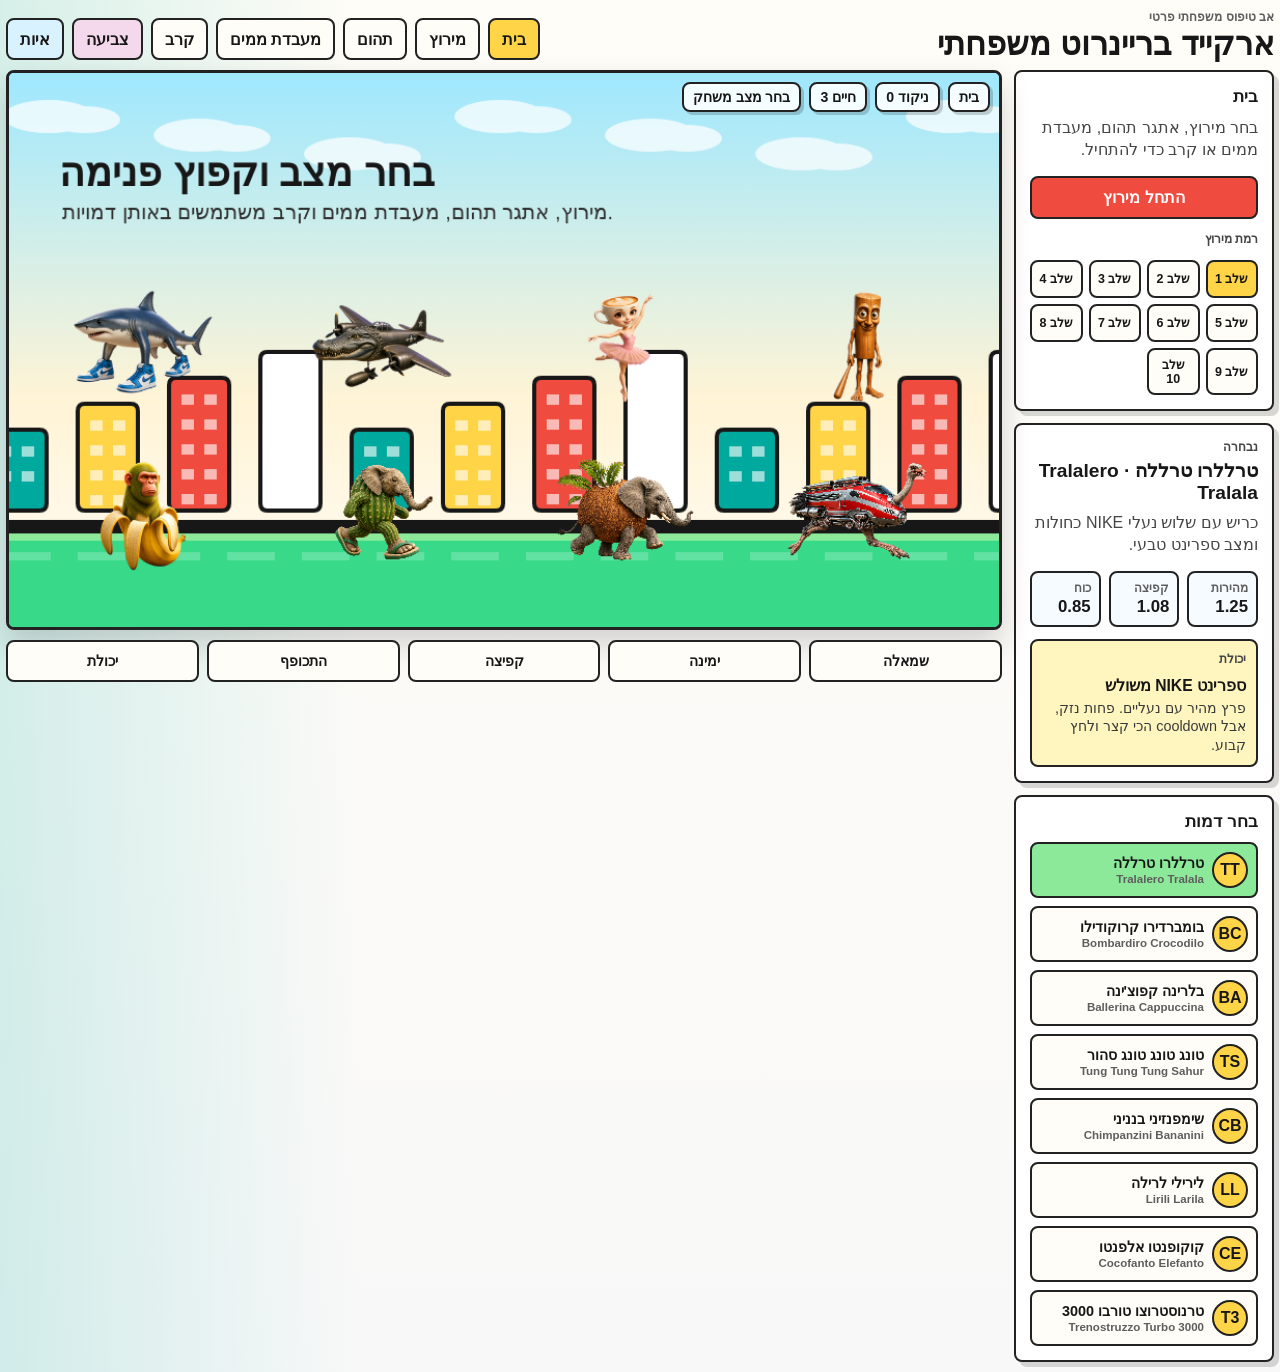
<file: index.html>
<!doctype html>
<html lang="he" dir="rtl">
  <head>
    <meta charset="utf-8" />
    <meta name="viewport" content="width=device-width, initial-scale=1" />
    <title>ארקייד בריינרוט משפחתי</title>
    <link rel="icon" href="data:," />
    <link rel="stylesheet" href="styles.css" />
  </head>
  <body>
    <main class="app-shell">
      <header class="topbar">
        <div>
          <p class="eyebrow">אב טיפוס משפחתי פרטי</p>
          <h1>ארקייד בריינרוט משפחתי</h1>
        </div>
        <nav class="mode-tabs" aria-label="מצבי משחק">
          <button class="mode-button active" data-mode="menu">בית</button>
          <button class="mode-button" data-mode="runner">מירוץ</button>
          <button class="mode-button" data-mode="cliff">תהום</button>
          <button class="mode-button" data-mode="lab">מעבדת ממים</button>
          <button class="mode-button" data-mode="battle">קרב</button>
          <a class="mode-button coloring-link" href="coloring.html">צביעה</a>
          <a class="mode-button spelling-link" href="spelling.html">איות</a>
        </nav>
      </header>

      <section class="game-layout">
        <section id="mode-panel" class="mode-panel">
          <h2 id="mode-title">בית</h2>
          <p id="mode-copy">בחר מירוץ, אתגר תהום, מעבדת ממים או קרב כדי להתחיל.</p>
          <button id="primary-action" class="primary-action">התחל מירוץ</button>
          <div id="level-tools" class="level-tools">
            <p class="eyebrow">רמת מירוץ</p>
            <div class="level-buttons" aria-label="בחירת רמת מירוץ">
              <button type="button" class="level-button active" data-level="stage1">שלב 1</button>
              <button type="button" class="level-button" data-level="stage2">שלב 2</button>
              <button type="button" class="level-button" data-level="stage3">שלב 3</button>
              <button type="button" class="level-button" data-level="stage4">שלב 4</button>
              <button type="button" class="level-button" data-level="stage5">שלב 5</button>
              <button type="button" class="level-button" data-level="stage6">שלב 6</button>
              <button type="button" class="level-button" data-level="stage7">שלב 7</button>
              <button type="button" class="level-button" data-level="stage8">שלב 8</button>
              <button type="button" class="level-button" data-level="stage9">שלב 9</button>
              <button type="button" class="level-button" data-level="stage10">שלב 10</button>
            </div>
          </div>
          <div id="lab-tools" class="lab-tools" hidden>
            <button id="mix-button">ערבב בריינרוט חדש</button>
            <ol id="lab-history"></ol>
          </div>
        </section>

        <div class="playfield-wrap">
          <div id="game-root" aria-label="מסך משחק בריינרוט"></div>
          <div class="hud-strip" aria-live="polite">
            <span id="hud-mode">בית</span>
            <span id="hud-score">ניקוד 0</span>
            <span id="hud-lives">חיים 3</span>
            <span id="hud-status">בחר מצב</span>
          </div>
          <div class="touch-controls" aria-label="כפתורי שליטה">
            <button data-action="left">שמאלה</button>
            <button data-action="right">ימינה</button>
            <button data-action="jump">קפיצה</button>
            <button data-action="duck">התכופף</button>
            <button data-action="attack">יכולת</button>
            <button data-action="special" hidden>יכולת</button>
            <button data-action="dodge" hidden>התחמקות</button>
          </div>
        </div>

        <aside class="side-panel">
          <section>
            <h2 id="panel-title">בחר דמות</h2>
            <div id="character-list" class="character-list"></div>
          </section>

          <section class="selected-card">
            <p class="eyebrow">נבחרה</p>
            <h3 id="selected-name">Tralalero Tralala</h3>
            <p id="selected-tagline">כריש עם שלוש נעלי NIKE במצב ספרינט.</p>
            <dl class="stats-list">
              <div><dt>מהירות</dt><dd id="stat-speed">1.25</dd></div>
              <div><dt>קפיצה</dt><dd id="stat-jump">1.08</dd></div>
              <div><dt>כוח</dt><dd id="stat-power">0.85</dd></div>
            </dl>
            <div class="ability-note">
              <p class="eyebrow">יכולת</p>
              <strong id="ability-name">ספרינט NIKE משולש</strong>
              <span id="ability-copy">פרץ מהיר עם נעלי NIKE.</span>
            </div>
          </section>

        </aside>
      </section>
    </main>

    <script src="vendor/phaser.min.js"></script>
    <script src="src/main.js"></script>
  </body>
</html>
</file>
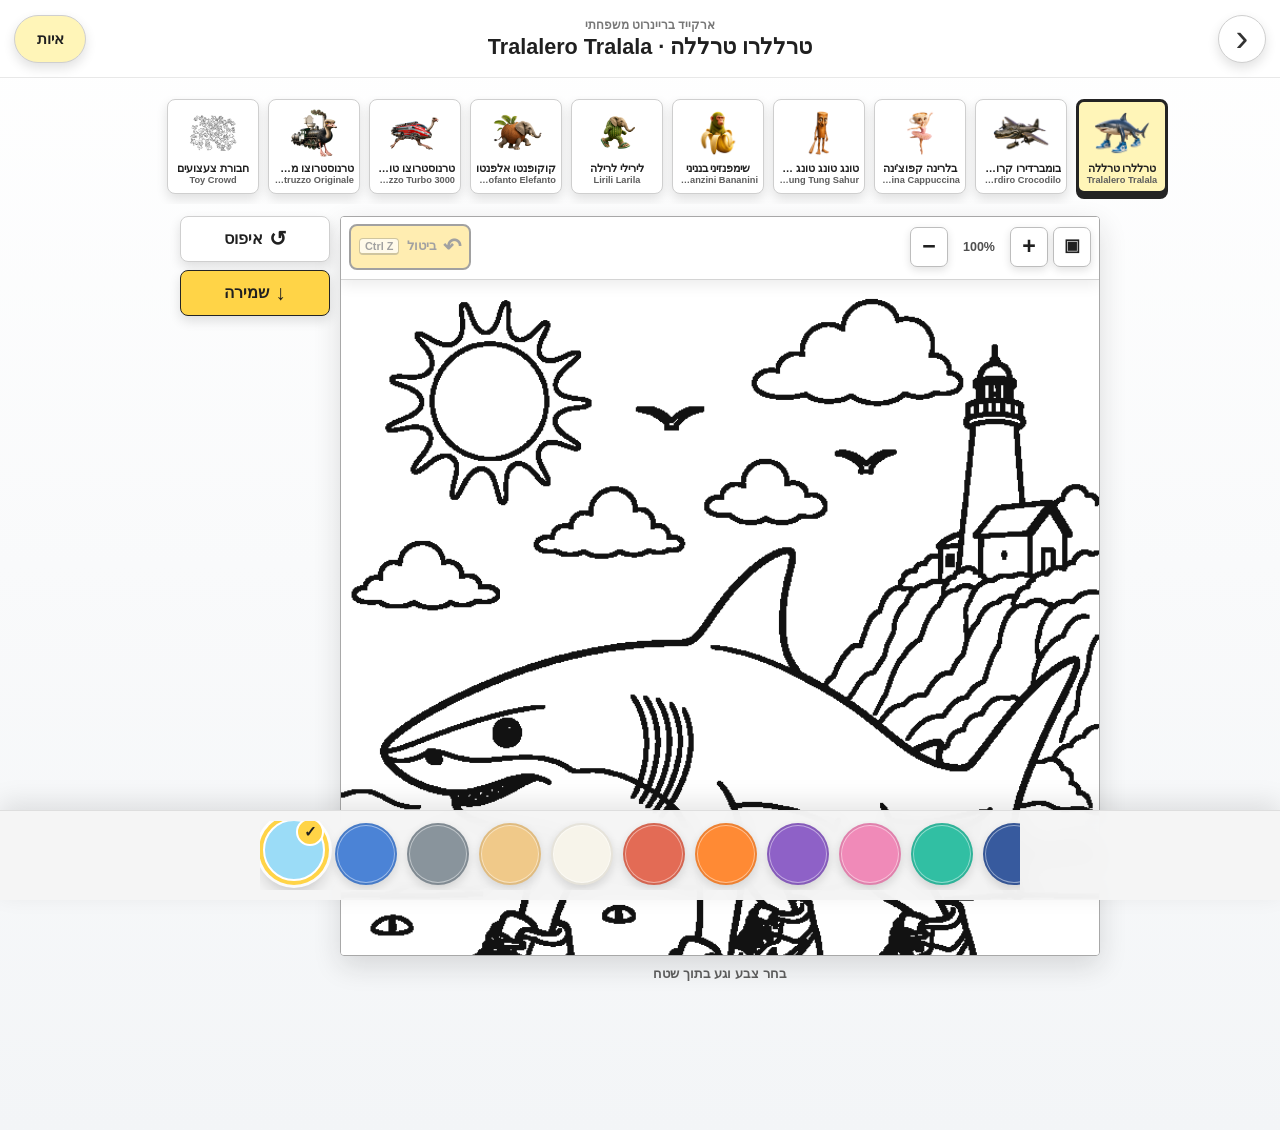
<file: coloring.html>
<!doctype html>
<html lang="he" dir="rtl">
  <head>
    <meta charset="utf-8" />
    <meta name="viewport" content="width=device-width, initial-scale=1, viewport-fit=cover" />
    <meta name="theme-color" content="#fffdf7" />
    <title>דפי צביעה בריינרוט</title>
    <link rel="icon" href="data:," />
    <link rel="stylesheet" href="coloring.css" />
  </head>
  <body>
    <header class="coloring-header">
      <a class="icon-button back-button" href="index.html" aria-label="חזרה למשחק" title="חזרה למשחק">‹</a>
      <div class="header-copy">
        <p>ארקייד בריינרוט משפחתי</p>
        <h1 id="page-title">Tralalero Tralala</h1>
      </div>
      <a class="spelling-shortcut" href="spelling.html">איות</a>
    </header>

    <main class="coloring-app">
      <section class="character-picker" aria-label="בחירת דף צביעה">
        <div id="character-strip" class="character-strip"></div>
      </section>

      <section class="workbench">
        <div class="canvas-column">
          <div class="canvas-frame">
            <div id="canvas-toolbar" class="canvas-toolbar" aria-label="כלי תצוגה וביטול">
              <div class="zoom-controls" aria-label="זום">
                <button id="zoom-out-button" class="canvas-tool icon-tool" type="button" aria-label="הקטנה" title="הקטנה">−</button>
                <output id="zoom-value" class="zoom-value" aria-live="polite">100%</output>
                <button id="zoom-in-button" class="canvas-tool icon-tool" type="button" aria-label="הגדלה" title="הגדלה">+</button>
                <button id="zoom-reset-button" class="canvas-tool icon-tool fit-tool" type="button" aria-label="התאמה למסך" title="התאמה למסך">▣</button>
              </div>
            </div>
            <div id="canvas-surface" class="canvas-surface">
              <canvas id="coloring-canvas" width="720" height="960" aria-label="דף צביעה אינטראקטיבי"></canvas>
              <div id="loading-state" class="loading-state">טוען דף צביעה…</div>
            </div>
          </div>
          <p id="status-message" class="status-message" aria-live="polite">בחר צבע וגע בתוך שטח</p>
        </div>

        <aside class="tool-panel" aria-label="כלי צביעה">
          <button id="undo-button" class="tool-button undo-tool" type="button" title="ביטול (Ctrl+Z)" disabled>
            <span aria-hidden="true">↶</span>
            <span>ביטול <kbd>Ctrl Z</kbd></span>
          </button>
          <button id="reset-button" class="tool-button" type="button">
            <span aria-hidden="true">↺</span>
            איפוס
          </button>
          <button id="save-button" class="tool-button primary-tool" type="button">
            <span aria-hidden="true">↓</span>
            שמירה
          </button>
        </aside>
      </section>
    </main>

    <nav class="palette-dock" aria-label="פלטת צבעים">
      <div id="palette" class="palette"></div>
    </nav>

    <div id="toast" class="toast" role="status" aria-live="polite"></div>

    <script src="src/coloring.js"></script>
  </body>
</html>
</file>
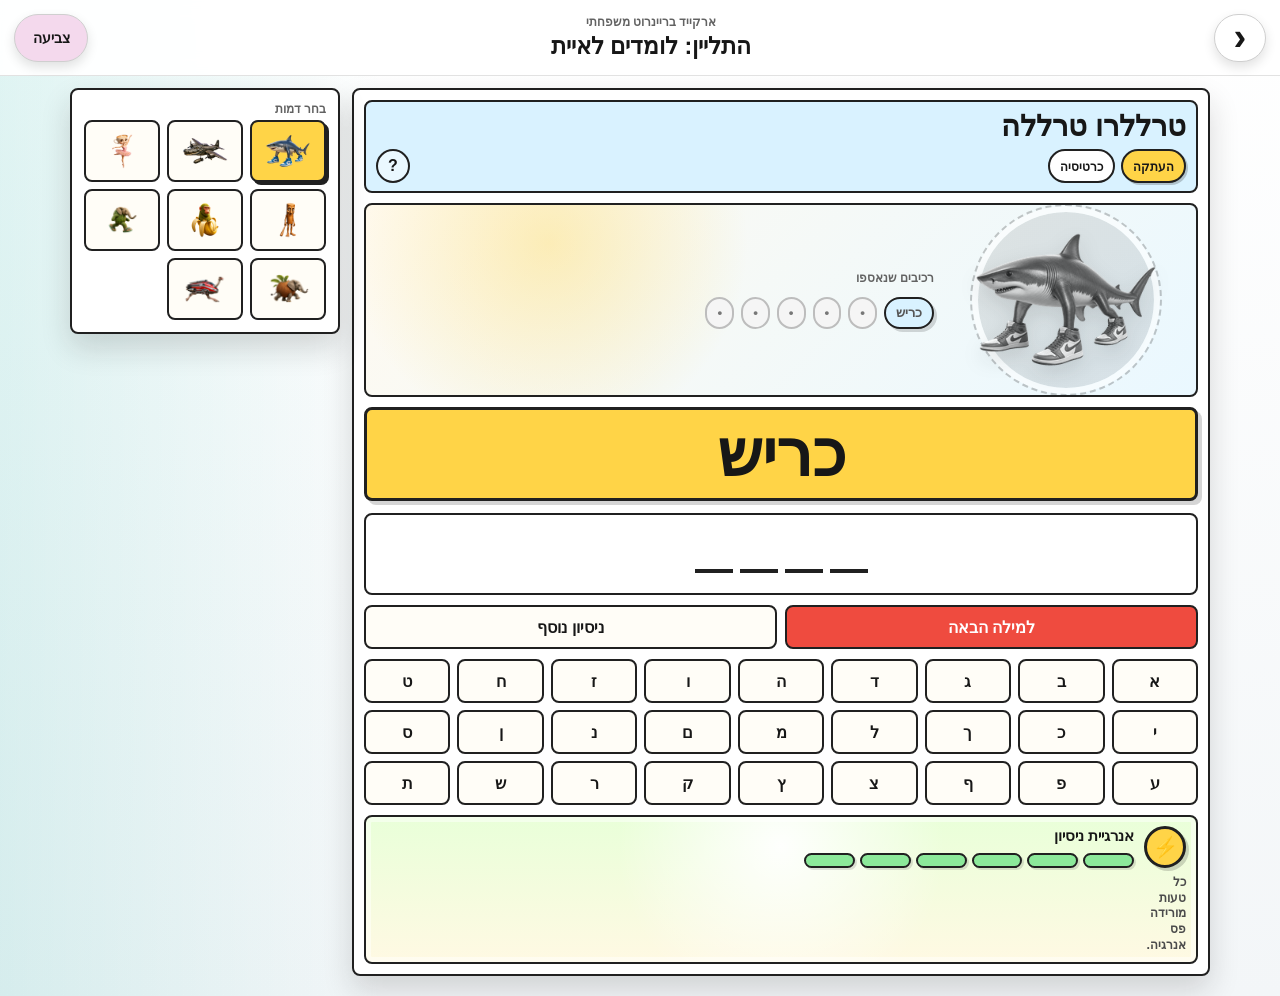
<file: spelling.html>
<!doctype html>
<html lang="he" dir="rtl">
  <head>
    <meta charset="utf-8" />
    <meta name="viewport" content="width=device-width, initial-scale=1, viewport-fit=cover" />
    <meta name="theme-color" content="#fffdf7" />
    <title>איות בריינרוט</title>
    <link rel="icon" href="data:," />
    <link rel="stylesheet" href="spelling.css" />
  </head>
  <body>
    <header class="spelling-header">
      <a class="icon-button" href="index.html" aria-label="חזרה למשחק" title="חזרה למשחק">‹</a>
      <div class="header-copy">
        <p>ארקייד בריינרוט משפחתי</p>
        <h1>התליין: לומדים לאיית</h1>
      </div>
      <a class="coloring-shortcut" href="coloring.html">צביעה</a>
    </header>

    <main class="spelling-shell">
      <section class="game-panel" aria-label="משחק איות">
        <div class="prompt-strip">
          <div>
            <h2 id="hebrew-name">טרללרו טרללה</h2>
            <div class="mode-row" role="group" aria-label="בחירת רמת איות">
              <button id="mode-copy" class="mode-button" type="button" aria-pressed="true">העתקה</button>
              <button id="mode-visual" class="mode-button" type="button" aria-pressed="false">כרטיסיה</button>
              <button id="instructions-toggle" class="instructions-toggle" type="button" aria-label="הוראות" title="הוראות" aria-expanded="false">?</button>
            </div>
          </div>
        </div>

        <div id="instructions-panel" class="instructions-panel" hidden>
          <strong>הסבר קצר להורים</strong>
          <p>במצב העתקה המילה כתובה והילד בוחר את האותיות שלה. במצב כרטיסיה מוצג רק רמז ויזואלי לרכיב, והילד צריך לאיית את המילה מהזיכרון.</p>
        </div>

        <div id="reward-stage" class="reward-stage" aria-live="polite">
          <div class="character-orbit">
            <img id="reward-avatar" class="reward-avatar-base" src="assets/characters/tralalero.png" alt="" />
            <img id="reward-avatar-color" class="reward-avatar-color" src="assets/characters/tralalero.png" alt="" />
            <div id="component-effects" class="component-effects" aria-hidden="true"></div>
            <div id="reward-burst" class="reward-burst"></div>
          </div>
          <div class="component-stack">
            <p class="eyebrow">רכיבים שנאספו</p>
            <div id="component-track" class="component-track"></div>
          </div>
        </div>

        <div id="final-ceremony" class="final-ceremony" hidden>
          <div id="final-confetti" class="final-confetti" aria-hidden="true"></div>
          <div class="final-copy-block">
            <p class="eyebrow">כל הרכיבים הושלמו</p>
            <h2 id="final-title">מופע מיוחד נפתח</h2>
            <p id="final-copy">הדמות עושה עכשיו פעולה מיוחדת.</p>
          </div>
          <div id="final-showcase" class="final-showcase" aria-hidden="true">
            <div class="final-spotlight"></div>
            <img id="final-avatar" src="assets/characters/tralalero.png" alt="" />
            <strong id="final-action-label">פעולה מיוחדת</strong>
          </div>
          <div id="final-components" class="final-components"></div>
        </div>

        <div class="play-row">
          <div class="word-area">
            <div id="target-card" class="target-card">
              <div id="target-visual" class="target-visual" aria-hidden="true">🦈</div>
              <strong id="target-word">כריש</strong>
            </div>
            <div id="masked-word" class="masked-word" dir="rtl" aria-live="polite"></div>
            <p id="game-status" class="game-status" aria-live="polite"></p>
            <div class="score-row" aria-label="ניקוד">
              <span id="mistake-count">טעויות 0/6</span>
              <span id="win-count">הצלחות 0</span>
              <span id="loss-count">פסילות 0</span>
            </div>
          </div>
        </div>

        <div class="action-row">
          <button id="next-button" class="primary-action" type="button">למילה הבאה</button>
          <button id="retry-button" type="button">ניסיון נוסף</button>
        </div>

        <div id="letter-grid" class="letter-grid" dir="rtl" aria-label="בחירת אותיות בעברית"></div>

        <div class="mistake-panel" role="img" aria-label="מד טעויות">
          <span class="mistake-icon" aria-hidden="true">⚡</span>
          <strong id="mistake-title">אנרגיית ניסיון</strong>
          <div class="mistake-track" aria-hidden="true">
            <i class="mistake-piece"></i>
            <i class="mistake-piece"></i>
            <i class="mistake-piece"></i>
            <i class="mistake-piece"></i>
            <i class="mistake-piece"></i>
            <i class="mistake-piece"></i>
          </div>
          <small id="mistake-copy">כל טעות מורידה פס אנרגיה.</small>
        </div>
      </section>

      <section class="character-panel" aria-label="בחירת דמות לאיות">
        <p class="eyebrow">בחר דמות</p>
        <div id="spelling-character-list" class="spelling-character-list"></div>
      </section>
    </main>

    <div id="final-screen" class="final-screen" hidden aria-live="polite">
      <div id="final-screen-confetti" class="final-confetti final-screen-confetti" aria-hidden="true"></div>
      <div class="final-screen-light" aria-hidden="true"></div>
      <div class="final-screen-track" aria-hidden="true"></div>
      <div class="final-scene final-wave" aria-hidden="true"><span></span><span></span><span></span></div>
      <div class="final-scene final-bombs" aria-hidden="true"><span>💣</span><span>💥</span><span>💣</span></div>
      <div class="final-scene final-ballet" aria-hidden="true"><span>✦</span><span>✧</span><span>✦</span></div>
      <div class="final-scene final-sticks" aria-hidden="true"><span></span><span></span><span>🥁</span></div>
      <div class="final-scene final-branches" aria-hidden="true"><span></span><span></span><span>🍌</span></div>
      <div class="final-scene final-dust" aria-hidden="true"><span></span><span></span><span></span></div>
      <div class="final-scene final-trunk" aria-hidden="true"><span>💦</span><span>💧</span><span>💦</span></div>
      <div class="final-scene final-rails" aria-hidden="true"><span></span><span></span><span></span></div>
      <img id="final-screen-avatar" src="assets/characters/tralalero.png" alt="" />
      <div class="final-screen-copy">
        <p class="eyebrow">מופע ניצחון</p>
        <strong id="final-screen-title">הדמות עושה פעולה מיוחדת</strong>
        <span id="final-screen-action">פעולה מיוחדת</span>
      </div>
      <button id="final-screen-close" class="final-screen-close" type="button">חזרה למשחק</button>
    </div>

    <script src="src/spelling.js"></script>
  </body>
</html>
</file>
<file: styles.css>
:root {
  --ink: #171717;
  --paper: #fffdf7;
  --panel: #ffffff;
  --line: #222222;
  --teal: #00a99d;
  --tomato: #ef4b3f;
  --lemon: #ffd447;
  --mint: #8ce99a;
  --violet: #7c5cff;
  --shadow: 0 14px 30px rgba(23, 23, 23, 0.18);
}

* {
  box-sizing: border-box;
}

[hidden] {
  display: none !important;
}

body {
  margin: 0;
  min-height: 100vh;
  color: var(--ink);
  background:
    linear-gradient(90deg, rgba(0, 169, 157, 0.16), transparent 28%),
    linear-gradient(180deg, #fffdf7 0%, #f8f8f8 100%);
  font-family: Inter, Segoe UI, Arial, sans-serif;
  direction: rtl;
  text-align: right;
}

button {
  border: 2px solid var(--line);
  background: var(--paper);
  color: var(--ink);
  cursor: pointer;
  font: inherit;
  font-weight: 800;
  min-height: 42px;
  transition:
    transform 120ms ease,
    box-shadow 120ms ease,
    background 120ms ease;
}

button:hover,
button:focus-visible {
  transform: translateY(-1px);
  box-shadow: 4px 4px 0 var(--line);
  outline: none;
}

.app-shell {
  width: 100%;
  max-width: 1760px;
  margin: 0 auto;
  padding: 10px 6px;
}

.topbar {
  display: flex;
  align-items: end;
  justify-content: space-between;
  gap: 18px;
  margin-bottom: 10px;
}

.eyebrow {
  margin: 0 0 4px;
  font-size: 0.76rem;
  font-weight: 900;
  letter-spacing: 0;
  text-transform: uppercase;
  color: #5d5d5d;
}

h1,
h2,
h3,
p {
  margin-top: 0;
}

h1 {
  margin-bottom: 0;
  font-size: clamp(1.35rem, 2.5vw, 2.2rem);
  line-height: 1;
}

h2 {
  font-size: 1.05rem;
  margin-bottom: 10px;
}

h3 {
  font-size: 1.2rem;
  margin-bottom: 8px;
}

.mode-tabs {
  display: flex;
  gap: 8px;
  flex-wrap: wrap;
  justify-content: flex-start;
}

.mode-button {
  display: inline-flex;
  align-items: center;
  justify-content: center;
  min-height: 42px;
  padding: 8px 12px;
  border: 2px solid var(--line);
  border-radius: 8px;
  background: var(--paper);
  color: var(--ink);
  font-weight: 800;
  text-decoration: none;
}

.coloring-link {
  background: #f4d9ed;
}

.spelling-link {
  background: #d9f2ff;
}

.mode-button.active {
  background: var(--lemon);
}

.game-layout {
  display: grid;
  grid-template-columns: minmax(0, 1fr) 260px;
  grid-template-areas:
    "play mode"
    "play side";
  gap: 12px;
  align-items: start;
  direction: ltr;
}

.playfield-wrap {
  grid-area: play;
  position: relative;
  min-width: 0;
  direction: rtl;
}

#game-root {
  width: 100%;
  aspect-ratio: 16 / 9;
  overflow: hidden;
  border: 3px solid var(--line);
  border-radius: 8px;
  background: #aee8ff;
  box-shadow: var(--shadow);
}

#game-root canvas {
  display: block;
}

.hud-strip {
  position: absolute;
  left: 12px;
  right: 12px;
  top: 12px;
  display: flex;
  gap: 8px;
  flex-wrap: wrap;
  pointer-events: none;
}

.hud-strip span {
  min-height: 30px;
  padding: 5px 9px;
  border: 2px solid var(--line);
  border-radius: 8px;
  background: rgba(255, 255, 255, 0.88);
  font-size: 0.88rem;
  font-weight: 900;
  box-shadow: 3px 3px 0 rgba(23, 23, 23, 0.2);
}

.touch-controls {
  display: grid;
  grid-template-columns: repeat(auto-fit, minmax(86px, 1fr));
  gap: 8px;
  margin-top: 10px;
}

.touch-controls button {
  border-radius: 8px;
  padding: 8px 6px;
  font-size: 0.9rem;
}

.side-panel {
  grid-area: side;
  display: grid;
  gap: 12px;
  direction: rtl;
}

#mode-panel {
  grid-area: mode;
  direction: rtl;
}

.selected-card {
  order: -2;
}

.side-panel section,
#mode-panel {
  border: 2px solid var(--line);
  border-radius: 8px;
  background: var(--panel);
  padding: 14px;
  box-shadow: 5px 5px 0 rgba(23, 23, 23, 0.16);
}

.character-list {
  display: grid;
  gap: 8px;
}

.character-chip {
  display: grid;
  grid-template-columns: 36px 1fr;
  gap: 8px;
  align-items: center;
  width: 100%;
  padding: 8px;
  border-radius: 8px;
  text-align: right;
}

.character-chip.selected {
  background: var(--mint);
}

.chip-avatar {
  display: grid;
  place-items: center;
  width: 36px;
  height: 36px;
  border: 2px solid var(--line);
  border-radius: 50%;
  background: var(--lemon);
  font-size: 1rem;
  font-weight: 900;
}

.chip-names {
  display: grid;
  gap: 2px;
  min-width: 0;
}

.chip-names strong,
.chip-names small {
  overflow: hidden;
  text-overflow: ellipsis;
  white-space: nowrap;
}

.chip-names strong {
  font-size: 0.9rem;
}

.chip-names small {
  color: #5d5d5d;
  font-size: 0.72rem;
}

.selected-card p,
.mode-panel p {
  color: #454545;
  line-height: 1.35;
}

.stats-list {
  display: grid;
  grid-template-columns: repeat(3, 1fr);
  gap: 8px;
  margin: 12px 0 0;
}

.stats-list div {
  border: 2px solid var(--line);
  border-radius: 8px;
  padding: 8px;
  background: #f5fbff;
}

.stats-list dt {
  font-size: 0.72rem;
  font-weight: 900;
  text-transform: uppercase;
  color: #5d5d5d;
}

.stats-list dd {
  margin: 2px 0 0;
  font-size: 1.05rem;
  font-weight: 900;
}

.ability-note {
  display: grid;
  gap: 4px;
  margin-top: 12px;
  border: 2px solid var(--line);
  border-radius: 8px;
  padding: 10px;
  background: #fff6bf;
}

.ability-note strong {
  font-size: 0.98rem;
}

.ability-note span {
  color: #393939;
  font-size: 0.9rem;
  line-height: 1.3;
}

.primary-action,
#mix-button {
  width: 100%;
  border-radius: 8px;
  padding: 10px 12px;
  background: var(--tomato);
  color: #ffffff;
}

.level-tools {
  display: grid;
  gap: 8px;
  margin-top: 12px;
}

.level-buttons {
  display: grid;
  grid-template-columns: repeat(auto-fit, minmax(52px, 1fr));
  gap: 6px;
}

.level-button {
  border-radius: 8px;
  min-height: 38px;
  padding: 7px 6px;
  font-size: 0.78rem;
}

.level-button.active {
  background: var(--lemon);
}

.lab-tools {
  display: grid;
  gap: 10px;
}

#lab-history {
  max-height: 150px;
  margin: 0;
  padding-right: 20px;
  padding-left: 0;
  overflow: auto;
  font-size: 0.9rem;
  line-height: 1.35;
}

#lab-history li {
  margin-bottom: 6px;
}

@media (max-width: 980px) {
  .topbar {
    align-items: stretch;
    flex-direction: column;
  }

  .mode-tabs {
    justify-content: flex-start;
  }

  .game-layout {
    grid-template-columns: 1fr;
    grid-template-areas:
      "mode"
      "play"
      "side";
  }

  .side-panel {
    grid-template-columns: repeat(2, minmax(0, 1fr));
  }
}

@media (max-width: 620px) {
  .app-shell {
    width: min(100vw - 12px, 1280px);
    padding-top: 8px;
  }

  .side-panel {
    grid-template-columns: 1fr;
  }

  .mode-button {
    flex: 1 1 calc(50% - 8px);
  }

  .hud-strip {
    top: 8px;
    left: 8px;
    right: 8px;
  }

  .hud-strip span {
    font-size: 0.76rem;
    padding: 4px 7px;
  }

  .touch-controls {
    grid-template-columns: repeat(3, 1fr);
  }
}
</file>
<file: coloring.css>
:root {
  --ink: #202020;
  --paper: #fffdf7;
  --panel: #ffffff;
  --line: #d7d7d7;
  --shadow: 0 10px 28px rgba(25, 25, 25, 0.14);
}

* {
  box-sizing: border-box;
}

html {
  min-height: 100%;
  background: #f5f6f8;
}

body {
  margin: 0;
  min-height: 100vh;
  padding-bottom: calc(112px + env(safe-area-inset-bottom));
  color: var(--ink);
  background: linear-gradient(180deg, #ffffff 0%, #f3f5f7 100%);
  font-family: Inter, Segoe UI, Arial, sans-serif;
}

button,
a {
  font: inherit;
}

button {
  color: var(--ink);
}

.coloring-header {
  position: sticky;
  z-index: 20;
  top: 0;
  display: grid;
  grid-template-columns: 52px minmax(0, 1fr) 72px;
  gap: 10px;
  align-items: center;
  min-height: 78px;
  padding: max(10px, env(safe-area-inset-top)) 14px 10px;
  background: rgba(255, 255, 255, 0.94);
  border-bottom: 1px solid #e8e8e8;
  backdrop-filter: blur(10px);
}

.header-copy {
  min-width: 0;
  text-align: center;
}

.header-copy p {
  margin: 0 0 2px;
  color: #777777;
  font-size: 0.72rem;
  font-weight: 800;
}

.header-copy h1 {
  overflow: hidden;
  margin: 0;
  font-size: clamp(1rem, 5vw, 1.35rem);
  line-height: 1.2;
  text-overflow: ellipsis;
  white-space: nowrap;
}

.icon-button,
.spelling-shortcut,
.tool-button,
.character-option {
  border: 1px solid #cfcfcf;
  background: #ffffff;
  box-shadow: 0 5px 12px rgba(0, 0, 0, 0.12);
  cursor: pointer;
}

.icon-button {
  display: grid;
  place-items: center;
  width: 48px;
  height: 48px;
  border-radius: 50%;
  color: #333333;
  font-size: 2.4rem;
  line-height: 1;
  text-decoration: none;
}

.spelling-shortcut {
  display: flex;
  align-items: center;
  justify-content: center;
  min-width: 68px;
  height: 48px;
  padding: 0 12px;
  border-radius: 24px;
  color: #202020;
  font-size: 0.95rem;
  font-weight: 900;
  text-decoration: none;
  background: #fff5b8;
}

.spelling-shortcut:hover,
.spelling-shortcut:focus-visible {
  outline: 3px solid #1677ff;
  outline-offset: 2px;
}

.coloring-app {
  width: min(100%, 1080px);
  margin: 0 auto;
  padding: 12px 10px 28px;
}

.character-picker {
  margin-bottom: 12px;
}

.character-strip {
  display: flex;
  gap: 9px;
  overflow-x: auto;
  padding: 3px 2px 10px;
  scrollbar-width: none;
  scroll-snap-type: x proximity;
}

.character-strip::-webkit-scrollbar {
  display: none;
}

.character-option {
  flex: 0 0 72px;
  width: 72px;
  min-height: 82px;
  padding: 5px;
  border-radius: 8px;
  scroll-snap-align: center;
}

.character-option[aria-pressed="true"] {
  border: 3px solid #242424;
  background: #fff5b8;
  box-shadow: 0 5px 0 #242424;
}

.character-option img {
  display: block;
  width: 58px;
  height: 52px;
  margin: 0 auto 4px;
  object-fit: contain;
}

.character-option span {
  display: block;
  overflow: hidden;
  font-size: 0.67rem;
  font-weight: 900;
  line-height: 1.05;
  text-overflow: ellipsis;
  white-space: nowrap;
}

.character-option small {
  display: block;
  overflow: hidden;
  margin-top: 2px;
  color: #5d5d5d;
  font-size: 0.58rem;
  font-weight: 800;
  line-height: 1;
  text-overflow: ellipsis;
  white-space: nowrap;
}

.workbench {
  display: grid;
  gap: 10px;
}

.canvas-column {
  min-width: 0;
}

.canvas-frame {
  position: relative;
  overflow: auto;
  width: 100%;
  max-height: min(900px, calc(100vh - 160px));
  border: 1px solid #a8a8a8;
  border-radius: 4px;
  background: #ffffff;
  box-shadow: var(--shadow);
  overscroll-behavior: contain;
  scrollbar-color: #777777 #eeeeee;
  touch-action: pan-x pan-y;
  -webkit-overflow-scrolling: touch;
}

.canvas-toolbar {
  position: sticky;
  z-index: 8;
  top: 0;
  display: flex;
  gap: 8px;
  align-items: center;
  justify-content: space-between;
  min-height: 56px;
  padding: 7px 8px 9px;
  direction: ltr;
  background: rgba(255, 255, 255, 0.96);
  border-bottom: 1px solid #d4d4d4;
  box-shadow: 0 5px 14px rgba(0, 0, 0, 0.08);
  backdrop-filter: blur(10px);
}

.canvas-surface {
  position: relative;
  width: 100%;
  margin: 0 auto;
  background: #ffffff;
  transform-origin: top center;
  transition: width 160ms ease;
}

#coloring-canvas {
  display: block;
  width: 100%;
  height: auto;
  cursor: crosshair;
  touch-action: pan-x pan-y;
}

.zoom-controls {
  display: flex;
  gap: 5px;
  align-items: center;
}

.canvas-tool {
  display: inline-grid;
  place-items: center;
  min-width: 38px;
  height: 40px;
  padding: 0 9px;
  border: 1px solid #bdbdbd;
  border-radius: 7px;
  background: #ffffff;
  color: #202020;
  cursor: pointer;
  font-weight: 900;
  box-shadow: 0 3px 8px rgba(0, 0, 0, 0.12);
}

.canvas-tool:focus-visible,
.tool-button:focus-visible,
.swatch:focus-visible,
.character-option:focus-visible {
  outline: 3px solid #1677ff;
  outline-offset: 2px;
}

.canvas-tool:disabled {
  cursor: default;
  opacity: 0.38;
  box-shadow: none;
}

.icon-tool {
  padding: 0;
  font-size: 1.45rem;
  line-height: 1;
}

.fit-tool {
  font-size: 1.05rem;
}

.zoom-value {
  min-width: 52px;
  color: #4f4f4f;
  font-size: 0.78rem;
  font-weight: 900;
  text-align: center;
}

.undo-tool {
  display: flex;
  gap: 7px;
  align-items: center;
  justify-content: center;
  min-width: 122px;
  height: 42px;
  padding: 0 10px;
  border: 2px solid #202020;
  background: #ffd447;
  box-shadow: 0 4px 0 #202020;
  direction: rtl;
}

.undo-tool > span:first-child {
  font-size: 1.35rem;
}

.undo-tool > span:last-child {
  font-size: 0.82rem;
  font-weight: 900;
  white-space: nowrap;
}

.undo-tool kbd {
  display: inline-block;
  margin-inline-start: 4px;
  padding: 2px 5px;
  border: 1px solid #8d751c;
  border-bottom-width: 2px;
  border-radius: 4px;
  background: rgba(255, 255, 255, 0.72);
  font: 700 0.68rem/1 Inter, Segoe UI, Arial, sans-serif;
}

.loading-state {
  position: absolute;
  inset: 0;
  display: grid;
  place-items: center;
  background: rgba(255, 255, 255, 0.92);
  font-weight: 900;
}

.loading-state[hidden] {
  display: none !important;
}

.status-message {
  min-height: 24px;
  margin: 10px 0 0;
  color: #5e5e5e;
  font-size: 0.84rem;
  font-weight: 800;
  text-align: center;
}

.tool-panel {
  display: grid;
  grid-template-columns: repeat(2, 1fr);
  gap: 8px;
}

.tool-button {
  display: flex;
  gap: 6px;
  align-items: center;
  justify-content: center;
  min-height: 46px;
  padding: 8px;
  border-radius: 8px;
  font-weight: 900;
}

.tool-button span {
  font-size: 1.3rem;
}

.tool-button:disabled {
  cursor: default;
  opacity: 0.42;
  box-shadow: none;
}

.primary-tool {
  border-color: #242424;
  background: #ffd447;
}

.palette-dock {
  position: fixed;
  z-index: 25;
  right: 0;
  bottom: 0;
  left: 0;
  padding: 10px 8px calc(10px + env(safe-area-inset-bottom));
  background: rgba(245, 245, 245, 0.96);
  border-top: 1px solid #dedede;
  box-shadow: 0 -8px 24px rgba(0, 0, 0, 0.1);
  backdrop-filter: blur(12px);
}

.palette {
  display: flex;
  gap: 10px;
  justify-content: flex-start;
  overflow-x: auto;
  max-width: 760px;
  margin: 0 auto;
  padding: 2px 3px 5px;
  direction: ltr;
  overscroll-behavior-x: contain;
  scroll-snap-type: x proximity;
  scrollbar-width: none;
}

.palette::-webkit-scrollbar {
  display: none;
}

.swatch {
  position: relative;
  flex: 0 0 62px;
  width: 62px;
  height: 62px;
  border: 2px solid rgba(32, 32, 32, 0.08);
  border-radius: 50%;
  color: #111111;
  cursor: pointer;
  font-size: 1.35rem;
  font-weight: 900;
  box-shadow:
    inset 0 0 0 1px rgba(255, 255, 255, 0.45),
    0 4px 10px rgba(0, 0, 0, 0.13);
  scroll-snap-align: center;
}

.swatch::after {
  content: "✓";
  position: absolute;
  right: -1px;
  top: -3px;
  display: grid;
  place-items: center;
  width: 24px;
  height: 24px;
  border: 2px solid #ffffff;
  border-radius: 50%;
  background: #ffd447;
  color: #202020;
  font-size: 0.95rem;
  font-weight: 1000;
  line-height: 1;
  opacity: 0;
  transform: scale(0.55);
  transition: opacity 120ms ease, transform 120ms ease;
}

.swatch[aria-pressed="true"] {
  border-color: #ffffff;
  transform: translateY(-4px);
  box-shadow:
    0 0 0 4px #ffd447,
    0 0 0 7px rgba(255, 255, 255, 0.9),
    0 10px 18px rgba(0, 0, 0, 0.24);
}

.swatch[aria-pressed="true"]::after {
  opacity: 1;
  transform: scale(1);
}

.toast {
  position: fixed;
  z-index: 40;
  right: 50%;
  bottom: calc(102px + env(safe-area-inset-bottom));
  max-width: min(90vw, 360px);
  padding: 10px 16px;
  border-radius: 8px;
  background: #202020;
  color: #ffffff;
  font-size: 0.9rem;
  font-weight: 900;
  text-align: center;
  opacity: 0;
  pointer-events: none;
  transform: translate(50%, 12px);
  transition: opacity 160ms ease, transform 160ms ease;
}

.toast.visible {
  opacity: 1;
  transform: translate(50%, 0);
}

@media (min-width: 760px) {
  .coloring-app {
    padding-top: 18px;
  }

  .workbench {
    grid-template-columns: minmax(0, 760px) 150px;
    justify-content: center;
    align-items: start;
  }

  .tool-panel {
    position: sticky;
    top: 96px;
    grid-template-columns: 1fr;
  }

  .character-option {
    flex-basis: 92px;
    width: 92px;
  }
}

@media (max-width: 390px) {
  .coloring-header {
    grid-template-columns: 46px minmax(0, 1fr) 64px;
    padding-right: 9px;
    padding-left: 9px;
  }

  .icon-button {
    width: 44px;
    height: 44px;
  }

  .spelling-shortcut {
    min-width: 62px;
    height: 44px;
  }

  .swatch {
    flex-basis: 56px;
    width: 56px;
    height: 56px;
  }

  .canvas-toolbar {
    gap: 5px;
    padding-right: 5px;
    padding-left: 5px;
  }

  .canvas-tool {
    min-width: 34px;
    height: 38px;
  }

  .undo-tool {
    min-width: 112px;
    padding: 0 7px;
  }

  .undo-tool kbd {
    padding-right: 3px;
    padding-left: 3px;
  }

  .zoom-value {
    min-width: 42px;
  }
}

@media (prefers-reduced-motion: reduce) {
  *,
  *::before,
  *::after {
    scroll-behavior: auto !important;
    transition: none !important;
  }
}
</file>
<file: spelling.css>
:root {
  --ink: #171717;
  --paper: #fffdf7;
  --panel: #ffffff;
  --line: #202020;
  --lemon: #ffd447;
  --mint: #8ce99a;
  --sky: #d9f2ff;
  --tomato: #ef4b3f;
  --shadow: 0 14px 30px rgba(23, 23, 23, 0.16);
}

* {
  box-sizing: border-box;
}

[hidden] {
  display: none !important;
}

html {
  width: 100%;
  max-width: 100%;
  overflow-x: hidden;
}

body {
  margin: 0;
  width: 100%;
  max-width: 100%;
  min-height: 100vh;
  overflow-x: hidden;
  color: var(--ink);
  background:
    linear-gradient(90deg, rgba(0, 169, 157, 0.12), transparent 30%),
    linear-gradient(180deg, #ffffff 0%, #f3f6f8 100%);
  font-family: Inter, Segoe UI, Arial, sans-serif;
}

button,
a {
  font: inherit;
}

button {
  border: 2px solid var(--line);
  border-radius: 8px;
  background: var(--paper);
  color: var(--ink);
  cursor: pointer;
  font-weight: 900;
}

button:focus-visible,
a:focus-visible {
  outline: 3px solid #1677ff;
  outline-offset: 2px;
}

.spelling-header {
  position: sticky;
  z-index: 10;
  top: 0;
  display: grid;
  grid-template-columns: 52px minmax(0, 1fr) 74px;
  gap: 10px;
  align-items: center;
  min-height: 76px;
  padding: max(10px, env(safe-area-inset-top)) 14px 10px;
  background: rgba(255, 255, 255, 0.94);
  border-bottom: 1px solid #e2e2e2;
  backdrop-filter: blur(10px);
}

.header-copy {
  min-width: 0;
  text-align: center;
}

.header-copy p,
.eyebrow {
  margin: 0 0 4px;
  color: #626262;
  font-size: 0.74rem;
  font-weight: 900;
}

.header-copy h1 {
  overflow: hidden;
  margin: 0;
  font-size: clamp(1rem, 5vw, 1.45rem);
  line-height: 1.15;
  text-overflow: ellipsis;
  white-space: nowrap;
}

.icon-button,
.coloring-shortcut {
  display: grid;
  place-items: center;
  min-width: 48px;
  height: 48px;
  border: 1px solid #cfcfcf;
  border-radius: 24px;
  background: #ffffff;
  color: var(--ink);
  box-shadow: 0 5px 12px rgba(0, 0, 0, 0.12);
  font-weight: 900;
  text-decoration: none;
}

.icon-button {
  font-size: 2.4rem;
  line-height: 1;
}

.coloring-shortcut {
  padding: 0 11px;
  background: #f4d9ed;
  font-size: 0.9rem;
}

.spelling-shell {
  display: grid;
  grid-template-columns: minmax(0, 1fr) 270px;
  gap: 12px;
  width: min(100%, 1160px);
  min-width: 0;
  margin: 0 auto;
  padding: 12px 10px 20px;
}

.game-panel,
.character-panel {
  border: 2px solid var(--line);
  border-radius: 8px;
  background: var(--panel);
  box-shadow: var(--shadow);
}

.game-panel {
  display: grid;
  gap: 10px;
  min-width: 0;
  padding: 10px;
}

.character-panel {
  align-self: start;
  min-width: 0;
  padding: 12px;
}

.prompt-strip {
  display: grid;
  grid-template-columns: 1fr;
  gap: 6px;
  align-items: center;
  min-height: 0;
  padding: 8px 10px;
  border: 2px solid var(--line);
  border-radius: 8px;
  background: var(--sky);
}

.character-reveal {
  --reveal-progress: 0%;
  position: relative;
  display: grid;
  place-items: center;
  width: 90px;
  height: 84px;
  border: 2px solid rgba(32, 32, 32, 0.2);
  border-radius: 8px;
  background:
    radial-gradient(circle at 50% 45%, rgba(255, 255, 255, 0.9), transparent 58%),
    rgba(255, 255, 255, 0.42);
  overflow: hidden;
}

#character-avatar,
#character-avatar-color {
  position: absolute;
  width: 84px;
  height: 76px;
  object-fit: contain;
}

.character-reveal-base {
  filter: grayscale(1) contrast(1.08) opacity(0.8);
}

.character-reveal-color {
  clip-path: inset(0 calc(100% - var(--reveal-progress)) 0 0);
  filter: drop-shadow(0 7px 8px rgba(23, 23, 23, 0.18));
  transition: clip-path 320ms ease;
}

.prompt-strip h2 {
  margin: 0;
  font-size: clamp(1.15rem, 4.8vw, 1.8rem);
  line-height: 1.12;
}

.mode-row {
  display: flex;
  gap: 6px;
  flex-wrap: wrap;
  margin-top: 7px;
}

.mode-button,
.instructions-toggle {
  min-height: 34px;
  padding: 5px 10px;
  border-radius: 999px;
  background: #ffffff;
  font-size: 0.78rem;
}

.mode-button[aria-pressed="true"] {
  background: var(--lemon);
  box-shadow: 2px 2px 0 rgba(23, 23, 23, 0.22);
}

.instructions-toggle {
  width: 34px;
  min-width: 34px;
  margin-inline-start: auto;
  padding: 0;
  background: #eaf8ff;
  font-size: 1rem;
}

.instructions-panel {
  padding: 10px 12px;
  border: 2px solid #b7d7ea;
  border-radius: 8px;
  background: #f4fbff;
  color: #263642;
}

.instructions-panel strong {
  display: block;
  margin-bottom: 4px;
}

.instructions-panel p {
  margin: 0;
  font-size: 0.9rem;
  font-weight: 800;
  line-height: 1.45;
}

.reward-stage {
  position: relative;
  display: grid;
  grid-template-columns: minmax(150px, 240px) minmax(0, 1fr);
  gap: 12px;
  align-items: center;
  min-height: 190px;
  padding: 12px 10px;
  border: 2px solid var(--line);
  border-radius: 8px;
  background:
    radial-gradient(circle at 22% 20%, rgba(255, 212, 71, 0.35), transparent 30%),
    linear-gradient(135deg, #fffaf0 0%, #eaf8ff 100%);
  overflow: hidden;
}

.character-orbit {
  position: relative;
  display: grid;
  place-items: center;
  min-height: 166px;
}

.character-orbit::before {
  content: "";
  position: absolute;
  width: min(38vw, 176px);
  height: min(38vw, 176px);
  padding: 6px;
  border: 2px dashed rgba(32, 32, 32, 0.24);
  border-radius: 50%;
  background:
    conic-gradient(#8ce99a 0 var(--reveal-progress, 0%), rgba(32, 32, 32, 0.1) var(--reveal-progress, 0%) 100%);
  background-clip: content-box;
  box-shadow: 0 0 0 6px rgba(255, 255, 255, 0.55) inset;
  transition: background 260ms ease;
}

#reward-avatar,
#reward-avatar-color {
  position: relative;
  z-index: 1;
  width: min(42vw, 190px);
  height: min(34vw, 154px);
  object-fit: contain;
}

#reward-avatar {
  filter: grayscale(1) contrast(1.08) opacity(0.82) drop-shadow(0 8px 10px rgba(23, 23, 23, 0.14));
}

#reward-avatar-color {
  position: absolute;
  clip-path: inset(0 calc(100% - var(--reveal-progress, 0%)) 0 0);
  filter: drop-shadow(0 8px 10px rgba(23, 23, 23, 0.2));
  transition: transform 220ms ease, filter 220ms ease;
}

.reward-stage.word-reward #reward-avatar,
.reward-stage.word-reward #reward-avatar-color {
  transform: translateY(-7px) scale(1.08) rotate(-2deg);
}

.reward-stage.word-reward #reward-avatar-color {
  filter: drop-shadow(0 12px 12px rgba(0, 169, 157, 0.34));
}

.reward-stage.final-reward #reward-avatar,
.reward-stage.final-reward #reward-avatar-color {
  animation: special-dance 720ms ease-in-out infinite alternate;
}

.reward-stage.final-reward #reward-avatar-color {
  filter: drop-shadow(0 12px 16px rgba(239, 75, 63, 0.38));
}

.reward-stage.final-reward {
  border-color: #ef4b3f;
  background:
    radial-gradient(circle at 20% 20%, rgba(255, 212, 71, 0.55), transparent 28%),
    radial-gradient(circle at 80% 24%, rgba(140, 233, 154, 0.42), transparent 24%),
    linear-gradient(135deg, #fff0c7 0%, #eaf8ff 100%);
  box-shadow: 0 0 0 4px rgba(239, 75, 63, 0.12), var(--shadow);
}

.reward-burst {
  position: absolute;
  inset: 0;
  pointer-events: none;
}

.component-effects {
  position: absolute;
  inset: 0;
  z-index: 3;
  pointer-events: none;
}

.component-effect {
  position: absolute;
  right: 50%;
  top: 50%;
  display: grid;
  place-items: center;
  width: 32px;
  height: 32px;
  border: 2px solid var(--line);
  border-radius: 50%;
  background: #ffffff;
  font-size: 1.1rem;
  box-shadow: 3px 3px 0 rgba(23, 23, 23, 0.18);
  transform: translate(calc(50% + var(--effect-x)), calc(-50% + var(--effect-y))) scale(1);
}

.component-effect.fresh {
  animation: component-effect-pop 820ms cubic-bezier(0.2, 1.4, 0.32, 1);
}

.reward-burst span {
  position: absolute;
  right: 50%;
  bottom: 50%;
  min-width: 34px;
  padding: 5px 8px;
  border: 2px solid var(--line);
  border-radius: 999px;
  background: var(--lemon);
  font-size: 0.82rem;
  font-weight: 900;
  opacity: 0;
  transform: translate(50%, 50%) scale(0.75);
  animation: pop-token 900ms ease-out forwards;
}

.component-stack {
  display: grid;
  gap: 8px;
  min-width: 0;
}

.component-track {
  display: flex;
  gap: 7px;
  flex-wrap: wrap;
}

.component-chip {
  min-height: 32px;
  padding: 6px 10px;
  border: 2px solid var(--line);
  border-radius: 999px;
  background: #ffffff;
  color: #565656;
  font-size: 0.84rem;
  font-weight: 900;
}

.component-chip.active {
  background: var(--sky);
  box-shadow: 3px 3px 0 rgba(23, 23, 23, 0.16);
}

.component-chip.done {
  background: var(--mint);
  color: var(--ink);
}

.component-chip.locked {
  border-color: #bdbdbd;
  color: #777777;
  background: #f5f5f5;
}

.final-ceremony {
  position: relative;
  display: grid;
  grid-template-columns: minmax(0, 1fr) minmax(180px, 280px);
  gap: 14px;
  align-items: center;
  overflow: hidden;
  padding: 14px;
  border: 3px solid var(--line);
  border-radius: 8px;
  background:
    radial-gradient(circle at 15% 18%, rgba(255, 255, 255, 0.82), transparent 22%),
    linear-gradient(90deg, rgba(255, 212, 71, 0.95), rgba(140, 233, 154, 0.82)),
    #fffdf7;
  box-shadow: 6px 6px 0 rgba(23, 23, 23, 0.2);
  animation: ceremony-enter 340ms ease-out;
}

.final-copy-block {
  position: relative;
  z-index: 2;
}

.final-ceremony h2 {
  margin: 0 0 6px;
  font-size: clamp(1.35rem, 4vw, 2.1rem);
  line-height: 1.08;
}

.final-ceremony p:last-child {
  margin: 0;
  color: #303030;
  font-size: 0.96rem;
  font-weight: 900;
  line-height: 1.35;
}

.final-showcase {
  position: relative;
  display: grid;
  place-items: center;
  min-height: 178px;
  isolation: isolate;
}

.final-spotlight {
  position: absolute;
  width: 154px;
  height: 154px;
  border: 3px dashed rgba(23, 23, 23, 0.28);
  border-radius: 50%;
  background:
    radial-gradient(circle, rgba(255, 255, 255, 0.72), rgba(255, 255, 255, 0.18) 54%, transparent 70%);
  animation: spotlight-spin 2.4s linear infinite;
}

#final-avatar {
  position: relative;
  z-index: 2;
  width: 158px;
  height: 132px;
  object-fit: contain;
  filter: drop-shadow(0 13px 14px rgba(23, 23, 23, 0.28));
}

#final-action-label {
  position: absolute;
  z-index: 3;
  right: 50%;
  bottom: 3px;
  min-width: 142px;
  padding: 7px 10px;
  border: 2px solid var(--line);
  border-radius: 999px;
  background: #ffffff;
  font-size: 0.84rem;
  text-align: center;
  transform: translateX(50%);
  box-shadow: 3px 3px 0 rgba(23, 23, 23, 0.18);
}

.final-confetti {
  position: absolute;
  inset: -10px;
  z-index: 4;
  pointer-events: none;
  overflow: hidden;
}

.final-confetti i {
  position: absolute;
  top: -18px;
  left: var(--x);
  width: var(--w);
  height: var(--h);
  border: 1px solid rgba(23, 23, 23, 0.25);
  border-radius: 2px;
  background: var(--c);
  opacity: 0;
  transform: rotate(var(--r));
  animation: confetti-fall var(--d) ease-in forwards;
  animation-delay: var(--delay);
}

.action-tralalero #final-avatar {
  animation: shark-leap 1050ms cubic-bezier(0.4, 0, 0.2, 1) infinite;
}

.action-bombardiro #final-avatar {
  animation: bomber-flight 1150ms ease-in-out infinite;
}

.action-ballerina #final-avatar {
  animation: ballerina-spin 960ms linear infinite;
}

.action-tung #final-avatar {
  animation: drum-shake 520ms ease-in-out infinite;
}

.action-chimpanzini #final-avatar {
  animation: banana-bounce 720ms cubic-bezier(0.34, 1.56, 0.64, 1) infinite;
}

.action-lirili #final-avatar {
  animation: cactus-hop 860ms ease-in-out infinite;
}

.action-cocofanto #final-avatar {
  animation: elephant-stomp 780ms ease-in-out infinite;
}

.action-trenostruzzo #final-avatar {
  animation: turbo-train 620ms ease-in-out infinite;
}

.final-screen {
  position: fixed;
  inset: 0;
  z-index: 80;
  display: grid;
  place-items: center;
  overflow: hidden;
  padding: max(18px, env(safe-area-inset-top)) max(14px, env(safe-area-inset-right)) max(18px, env(safe-area-inset-bottom)) max(14px, env(safe-area-inset-left));
  background:
    radial-gradient(circle at 50% 38%, rgba(255, 246, 179, 0.96), rgba(255, 212, 71, 0.76) 21%, transparent 46%),
    radial-gradient(circle at 18% 16%, rgba(140, 233, 154, 0.92), transparent 30%),
    radial-gradient(circle at 82% 18%, rgba(77, 171, 247, 0.78), transparent 32%),
    linear-gradient(135deg, rgba(255, 248, 228, 0.98), rgba(255, 236, 153, 0.96));
  animation: full-screen-pop 280ms ease-out;
}

.final-screen.action-tralalero {
  background:
    radial-gradient(circle at 48% 38%, rgba(255, 255, 255, 0.9), transparent 28%),
    linear-gradient(180deg, #b8ecff 0 44%, #4dabf7 45% 60%, #0b7285 100%);
}

.final-screen.action-bombardiro {
  background:
    radial-gradient(circle at 22% 22%, rgba(255, 241, 153, 0.92), transparent 22%),
    linear-gradient(180deg, #bde0fe 0 58%, #dee2e6 59% 100%);
}

.final-screen.action-ballerina {
  background:
    radial-gradient(circle at 50% 36%, rgba(255, 255, 255, 0.95), transparent 26%),
    linear-gradient(135deg, #ffd6e7, #fff3bf 56%, #d0ebff);
}

.final-screen.action-tung {
  background:
    radial-gradient(circle at 50% 40%, rgba(255, 236, 153, 0.94), transparent 28%),
    linear-gradient(180deg, #fff0c2 0 50%, #9c6644 51% 100%);
}

.final-screen.action-chimpanzini {
  background:
    radial-gradient(circle at 50% 32%, rgba(255, 255, 255, 0.78), transparent 23%),
    linear-gradient(180deg, #b7e4c7 0 42%, #40916c 43% 100%);
}

.final-screen.action-lirili {
  background:
    radial-gradient(circle at 18% 18%, rgba(255, 212, 71, 0.86), transparent 18%),
    linear-gradient(180deg, #ffe8cc 0 52%, #d8a657 53% 100%);
}

.final-screen.action-cocofanto {
  background:
    radial-gradient(circle at 50% 35%, rgba(255, 255, 255, 0.88), transparent 27%),
    linear-gradient(180deg, #d3f9d8 0 52%, #8ce99a 53% 100%);
}

.final-screen.action-trenostruzzo {
  background:
    radial-gradient(circle at 50% 35%, rgba(255, 255, 255, 0.86), transparent 24%),
    linear-gradient(180deg, #e7f5ff 0 50%, #adb5bd 51% 100%);
}

.final-screen[hidden] {
  display: none;
}

.final-screen::before,
.final-screen::after {
  content: "";
  position: absolute;
  border: 3px dashed rgba(23, 23, 23, 0.15);
  border-radius: 50%;
  pointer-events: none;
}

.final-screen::before {
  width: min(78vw, 620px);
  aspect-ratio: 1;
  animation: spotlight-spin 9s linear infinite;
}

.final-screen::after {
  width: min(58vw, 420px);
  aspect-ratio: 1;
  animation: spotlight-spin 5.5s linear reverse infinite;
}

.final-screen-light {
  position: absolute;
  inset: 0;
  background:
    linear-gradient(75deg, transparent 0 30%, rgba(255, 255, 255, 0.44) 45%, transparent 60% 100%),
    linear-gradient(-75deg, transparent 0 33%, rgba(255, 255, 255, 0.32) 48%, transparent 62% 100%);
  mix-blend-mode: screen;
  animation: stage-light-sweep 3.2s ease-in-out infinite;
}

.final-screen-track {
  position: absolute;
  right: 50%;
  bottom: 16vh;
  width: min(72vw, 640px);
  height: 24px;
  border: 3px solid rgba(23, 23, 23, 0.22);
  border-radius: 999px;
  background: rgba(255, 255, 255, 0.46);
  box-shadow: 0 18px 38px rgba(23, 23, 23, 0.18);
  transform: translateX(50%) perspective(260px) rotateX(56deg);
}

.final-scene {
  position: absolute;
  inset: 0;
  z-index: 2;
  display: none;
  pointer-events: none;
}

.final-scene span {
  position: absolute;
  display: block;
}

.action-tralalero .final-wave,
.action-bombardiro .final-bombs,
.action-ballerina .final-ballet,
.action-tung .final-sticks,
.action-chimpanzini .final-branches,
.action-lirili .final-dust,
.action-cocofanto .final-trunk,
.action-trenostruzzo .final-rails {
  display: block;
}

.final-wave span {
  right: -18vw;
  bottom: 18vh;
  width: 52vw;
  height: 18vh;
  border-radius: 50% 50% 0 0;
  background: linear-gradient(180deg, rgba(255,255,255,0.9), rgba(77,171,247,0.78) 42%, rgba(13,110,253,0.62));
  box-shadow: 0 -12px 0 rgba(255,255,255,0.72) inset;
  animation: wave-roll 2.6s ease-in-out infinite;
}

.final-wave span:nth-child(2) {
  right: 18vw;
  bottom: 15vh;
  width: 42vw;
  opacity: 0.72;
  animation-delay: 460ms;
}

.final-wave span:nth-child(3) {
  right: 52vw;
  bottom: 13vh;
  width: 34vw;
  opacity: 0.55;
  animation-delay: 920ms;
}

.final-bombs span {
  font-size: clamp(2.2rem, 9vw, 5.6rem);
  animation: bomb-drop 1.45s ease-in-out infinite;
}

.final-bombs span:nth-child(1) { right: 18vw; top: 16vh; }
.final-bombs span:nth-child(2) { right: 48vw; top: 38vh; animation-delay: 320ms; }
.final-bombs span:nth-child(3) { right: 70vw; top: 22vh; animation-delay: 620ms; }

.final-ballet span {
  color: rgba(255, 255, 255, 0.9);
  font-size: clamp(2.5rem, 10vw, 6rem);
  text-shadow: 0 0 18px rgba(255, 212, 71, 0.78);
  animation: sparkle-orbit 2.4s linear infinite;
}

.final-ballet span:nth-child(1) { right: 26vw; top: 22vh; }
.final-ballet span:nth-child(2) { right: 62vw; top: 30vh; animation-delay: 520ms; }
.final-ballet span:nth-child(3) { right: 42vw; top: 12vh; animation-delay: 960ms; }

.final-sticks span:nth-child(1),
.final-sticks span:nth-child(2) {
  right: 42vw;
  top: 28vh;
  width: 10px;
  height: 28vh;
  border: 2px solid rgba(23,23,23,0.35);
  border-radius: 999px;
  background: linear-gradient(#8d5524, #d6a66b);
  transform-origin: 50% 100%;
  animation: stick-swing-left 760ms ease-in-out infinite;
}

.final-sticks span:nth-child(2) {
  right: 56vw;
  animation-name: stick-swing-right;
}

.final-sticks span:nth-child(3) {
  right: 48vw;
  bottom: 15vh;
  font-size: clamp(3rem, 12vw, 7rem);
  animation: drum-pulse 760ms ease-in-out infinite;
}

.final-branches span:nth-child(1),
.final-branches span:nth-child(2) {
  right: -5vw;
  width: 110vw;
  height: 20px;
  border-radius: 999px;
  background: linear-gradient(90deg, #6f4518, #a46a2a, #6f4518);
  box-shadow: 0 10px 0 rgba(44, 125, 54, 0.55);
}

.final-branches span:nth-child(1) { top: 26vh; transform: rotate(-8deg); }
.final-branches span:nth-child(2) { top: 43vh; transform: rotate(7deg); }
.final-branches span:nth-child(3) {
  right: 18vw;
  top: 18vh;
  font-size: clamp(2.5rem, 10vw, 5.5rem);
  animation: banana-drop 1.8s ease-in-out infinite;
}

.final-dust span {
  right: var(--dust-x);
  bottom: 17vh;
  width: 40px;
  height: 22px;
  border-radius: 50%;
  background: rgba(177, 126, 69, 0.34);
  animation: dust-puff 900ms ease-out infinite;
}

.final-dust span:nth-child(1) { --dust-x: 30vw; }
.final-dust span:nth-child(2) { --dust-x: 46vw; animation-delay: 240ms; }
.final-dust span:nth-child(3) { --dust-x: 62vw; animation-delay: 480ms; }

.final-trunk span {
  right: 54vw;
  top: 26vh;
  font-size: clamp(2.2rem, 9vw, 5.2rem);
  animation: water-spray 1.35s ease-in-out infinite;
}

.final-trunk span:nth-child(2) { right: 42vw; top: 18vh; animation-delay: 240ms; }
.final-trunk span:nth-child(3) { right: 30vw; top: 28vh; animation-delay: 480ms; }

.final-rails span:nth-child(1),
.final-rails span:nth-child(2) {
  right: 50%;
  bottom: 18vh;
  width: min(86vw, 760px);
  height: 8px;
  border-radius: 999px;
  background: #3a3a3a;
  transform: translateX(50%) rotate(7deg);
}

.final-rails span:nth-child(2) {
  bottom: 13vh;
}

.final-rails span:nth-child(3) {
  right: 50%;
  bottom: 12vh;
  width: min(86vw, 760px);
  height: 72px;
  background: repeating-linear-gradient(90deg, transparent 0 34px, rgba(23,23,23,0.42) 34px 42px, transparent 42px 78px);
  transform: translateX(50%) rotate(7deg);
  animation: rail-speed 640ms linear infinite;
}

#final-screen-avatar {
  position: relative;
  z-index: 4;
  width: min(64vw, 430px);
  max-height: 46vh;
  object-fit: contain;
  filter: drop-shadow(0 28px 24px rgba(23, 23, 23, 0.34));
}

.final-screen-copy {
  position: absolute;
  right: 50%;
  bottom: max(82px, calc(env(safe-area-inset-bottom) + 54px));
  z-index: 8;
  width: min(86vw, 520px);
  padding: 12px 14px;
  border: 3px solid var(--line);
  border-radius: 8px;
  background: rgba(255, 255, 255, 0.92);
  text-align: center;
  box-shadow: 6px 6px 0 rgba(23, 23, 23, 0.2);
  transform: translateX(50%);
}

.final-screen-copy strong {
  display: block;
  margin: 3px 0 6px;
  font-size: clamp(1.35rem, 5vw, 2.7rem);
  line-height: 1;
}

.final-screen-copy span {
  display: inline-flex;
  align-items: center;
  justify-content: center;
  min-height: 34px;
  padding: 6px 12px;
  border: 2px solid var(--line);
  border-radius: 999px;
  background: #fff3bf;
  font-weight: 900;
}

.final-screen-close {
  position: absolute;
  left: max(14px, env(safe-area-inset-left));
  top: max(14px, env(safe-area-inset-top));
  z-index: 9;
  min-height: 48px;
  padding: 0 18px;
  border: 3px solid var(--line);
  border-radius: 999px;
  background: #ffffff;
  color: var(--ink);
  font: inherit;
  font-weight: 900;
  box-shadow: 4px 4px 0 rgba(23, 23, 23, 0.22);
  cursor: pointer;
}

.final-screen-confetti {
  position: absolute;
  inset: 0;
  z-index: 7;
}

.action-tralalero #final-screen-avatar { animation: screen-shark-surf 3.4s cubic-bezier(0.36, 0, 0.2, 1) infinite; }
.action-bombardiro #final-screen-avatar { animation: screen-bomber-bombs 3.25s ease-in-out infinite; }
.action-ballerina #final-screen-avatar { animation: screen-ballet-move 3.85s ease-in-out infinite; }
.action-tung #final-screen-avatar { animation: screen-stick-wave 1.55s ease-in-out infinite; }
.action-chimpanzini #final-screen-avatar { animation: screen-branch-hop 3.15s cubic-bezier(0.34, 1.56, 0.64, 1) infinite; }
.action-lirili #final-screen-avatar { animation: screen-desert-run 1.85s linear infinite; }
.action-cocofanto #final-screen-avatar { animation: screen-trunk-lift 2.75s ease-in-out infinite; }
.action-trenostruzzo #final-screen-avatar { animation: screen-rail-ride 2.65s linear infinite; }

.final-components {
  position: relative;
  z-index: 2;
  display: flex;
  gap: 6px;
  flex-wrap: wrap;
  justify-content: center;
  grid-column: 1 / -1;
}

.final-components span {
  min-height: 30px;
  padding: 6px 9px;
  border: 2px solid var(--line);
  border-radius: 999px;
  background: #ffffff;
  font-size: 0.82rem;
  font-weight: 900;
}

.play-row {
  display: grid;
  grid-template-columns: 1fr;
  gap: 10px;
}

.mistake-panel {
  display: grid;
  grid-template-columns: 42px minmax(0, 1fr);
  gap: 7px 10px;
  align-items: center;
  width: 100%;
  max-width: none;
  min-height: 0;
  justify-self: center;
  padding: 9px 10px;
  border: 2px solid var(--line);
  border-radius: 8px;
  background:
    radial-gradient(circle at 50% 20%, rgba(255, 255, 255, 0.95), transparent 38%),
    linear-gradient(180deg, #e9ffd9, #fff9e3);
  text-align: center;
  box-shadow: inset 0 0 0 5px rgba(255, 255, 255, 0.45);
}

.mistake-icon {
  display: grid;
  place-items: center;
  width: 42px;
  height: 42px;
  border: 3px solid var(--line);
  border-radius: 50%;
  background: var(--lemon);
  font-size: 1.25rem;
  box-shadow: 3px 3px 0 rgba(23, 23, 23, 0.18);
  grid-row: span 2;
}

#mistake-title {
  font-size: 0.95rem;
  text-align: right;
}

.mistake-track {
  display: grid;
  grid-template-columns: repeat(6, 1fr);
  gap: 5px;
  width: min(100%, 330px);
}

.mistake-piece {
  display: block;
  height: 15px;
  border: 2px solid var(--line);
  border-radius: 999px;
  background: var(--mint);
  box-shadow: 2px 2px 0 rgba(23, 23, 23, 0.13);
  transition: background 160ms ease, transform 160ms ease, opacity 160ms ease;
}

.mistake-piece.used {
  background: #ff9b92;
  opacity: 0.74;
  transform: translateY(2px) scaleY(0.82);
}

#mistake-copy {
  color: #4b4b4b;
  font-size: 0.78rem;
  font-weight: 900;
  line-height: 1.25;
  text-align: right;
}

.word-area {
  display: grid;
  gap: 12px;
  min-width: 0;
}

.target-card {
  display: grid;
  justify-items: center;
  gap: 0;
  padding: 12px;
  border: 3px solid var(--line);
  border-radius: 8px;
  background: var(--lemon);
  box-shadow: 4px 4px 0 rgba(23, 23, 23, 0.18);
  text-align: center;
}

.target-card strong {
  font-size: clamp(2.2rem, 10vw, 4rem);
  line-height: 1;
}

.target-visual {
  display: none;
  position: relative;
  place-items: center;
  width: min(56vw, 210px);
  aspect-ratio: 1;
  border: 3px solid rgba(32, 32, 32, 0.22);
  border-radius: 8px;
  background:
    radial-gradient(circle, rgba(255, 255, 255, 0.95), rgba(255, 255, 255, 0.46)),
    #fff8d6;
  font-size: clamp(4.2rem, 23vw, 8rem);
  line-height: 1;
  box-shadow: inset 0 0 0 5px rgba(255, 255, 255, 0.44);
  overflow: hidden;
  isolation: isolate;
}

.target-visual::before,
.target-visual::after {
  content: "";
  position: absolute;
  z-index: -1;
  border-radius: 50%;
}

.target-visual::before {
  width: 78%;
  height: 78%;
  background: rgba(255, 255, 255, 0.62);
}

.target-visual::after {
  right: -12%;
  bottom: -12%;
  width: 54%;
  height: 54%;
  background: rgba(255, 255, 255, 0.35);
}

.target-visual[data-theme="sea"] {
  background: linear-gradient(180deg, #dff7ff 0%, #bdefff 58%, #fff4c7 100%);
}

.target-visual[data-theme="jungle"],
.target-visual[data-theme="forest"],
.target-visual[data-theme="tropic"] {
  background: linear-gradient(135deg, #e4ffd7, #b9efd7 62%, #fff2c2);
}

.target-visual[data-theme="sky"] {
  background: linear-gradient(180deg, #dceeff, #ffffff 58%, #d7f7ff);
}

.target-visual[data-theme="desert"] {
  background: linear-gradient(180deg, #fff0ba, #ffd89d 62%, #f7c76c);
}

.target-visual[data-theme="machine"],
.target-visual[data-theme="action"] {
  background: linear-gradient(135deg, #f0f3f7, #dce5ef 55%, #ffe7a3);
}

.target-visual[data-theme="cafe"] {
  background: linear-gradient(135deg, #fff0d6, #e9d1b6 58%, #ffffff);
}

.target-visual[data-theme="stage"],
.target-visual[data-theme="music"],
.target-visual[data-theme="night"] {
  background: linear-gradient(135deg, #f4e8ff, #dceeff 55%, #fff4ba);
}

.visual-icon {
  position: absolute;
  display: grid;
  place-items: center;
  width: 1em;
  height: 1em;
  color: inherit;
  filter: drop-shadow(0 8px 8px rgba(23, 23, 23, 0.16));
}

.target-card .visual-icon-1 {
  inset: 50% auto auto 50%;
  font-size: 1em;
  transform: translate(-50%, -50%);
}

.target-card .visual-icon-2 {
  right: 8%;
  bottom: 7%;
  font-size: 0.46em;
  transform: rotate(-10deg);
}

.target-card .visual-icon-3 {
  left: 8%;
  top: 8%;
  font-size: 0.38em;
  transform: rotate(12deg);
}

.target-card.visual-mode {
  background: linear-gradient(135deg, #fff8d6, #dff8ff);
}

.target-card.visual-mode .target-visual {
  display: grid;
}

.target-card.visual-mode #target-word {
  display: none;
}

.masked-word {
  display: flex;
  gap: 7px;
  flex-wrap: wrap;
  justify-content: center;
  min-height: 82px;
  padding: 12px;
  border: 2px solid var(--line);
  border-radius: 8px;
  background: #ffffff;
}

.word-cell {
  display: grid;
  place-items: center;
  width: 38px;
  height: 46px;
  border-bottom: 4px solid var(--line);
  font-size: 1.45rem;
  font-weight: 900;
  line-height: 1;
}

.word-cell.revealed {
  background: #e9ffd9;
  border: 2px solid var(--line);
  border-radius: 7px;
}

.word-cell.fixed {
  width: 26px;
  border: 0;
  background: transparent;
}

.score-row {
  display: none;
  gap: 8px;
  flex-wrap: wrap;
  justify-content: center;
}

.game-status {
  display: none;
}

.score-row span {
  min-height: 34px;
  padding: 6px 10px;
  border: 2px solid var(--line);
  border-radius: 8px;
  background: #ffffff;
  font-size: 0.84rem;
  font-weight: 900;
}

.letter-grid {
  display: grid;
  grid-template-columns: repeat(9, minmax(0, 1fr));
  gap: 7px;
}

.letter-button {
  min-height: 44px;
  background: var(--paper);
  font-size: 1rem;
}

.letter-button.correct {
  background: var(--mint);
}

.letter-button.wrong {
  background: #ffd1cd;
}

.letter-button:disabled {
  cursor: default;
  opacity: 0.72;
}

.action-row {
  display: grid;
  grid-template-columns: 1fr 1fr;
  gap: 8px;
}

.action-row button {
  min-height: 44px;
}

.primary-action {
  background: var(--tomato);
  color: #ffffff;
}

.spelling-character-list {
  display: grid;
  grid-template-columns: repeat(auto-fit, minmax(58px, 1fr));
  gap: 7px;
}

.spelling-character {
  display: grid;
  place-items: center;
  gap: 2px;
  align-items: center;
  width: 100%;
  min-height: 62px;
  padding: 5px;
  text-align: center;
}

.spelling-character[aria-pressed="true"] {
  background: var(--lemon);
  box-shadow: 3px 3px 0 var(--line);
}

.spelling-character img {
  width: 46px;
  height: 42px;
  object-fit: contain;
}

@media (max-width: 900px) {
  .spelling-shell {
    grid-template-columns: 1fr;
  }

  .character-panel {
    order: -1;
  }

  .spelling-character-list {
    display: flex;
    gap: 7px;
    overflow-x: auto;
    padding: 3px 2px 10px;
    scrollbar-width: none;
  }

  .spelling-character-list::-webkit-scrollbar {
    display: none;
  }

  .spelling-character {
    flex: 0 0 62px;
    grid-template-columns: 1fr;
    justify-items: center;
    min-height: 62px;
    text-align: center;
  }
}

@media (max-width: 620px) {
  .spelling-shell {
    padding-right: 8px;
    padding-left: 8px;
  }

  .game-panel {
    padding: 10px;
  }

  .prompt-strip {
    grid-template-columns: 1fr;
    gap: 6px;
  }

  .reward-stage {
    grid-template-columns: 1fr;
    gap: 6px;
    min-height: 172px;
    padding: 8px;
  }

  .final-ceremony {
    grid-template-columns: 1fr;
    text-align: center;
  }

  .final-showcase {
    min-height: 160px;
  }

  #final-avatar {
    width: 138px;
    height: 112px;
  }

  #final-screen-avatar {
    width: min(78vw, 330px);
    max-height: 42vh;
  }

  .final-screen-copy {
    bottom: max(76px, calc(env(safe-area-inset-bottom) + 50px));
    width: min(90vw, 360px);
    padding: 10px;
  }

  .final-screen-close {
    min-height: 44px;
    padding: 0 14px;
  }

  .character-orbit {
    min-height: 118px;
  }

  .character-orbit::before {
    width: min(44vw, 152px);
    height: min(44vw, 152px);
  }

  .component-effect {
    width: 28px;
    height: 28px;
    font-size: 0.98rem;
  }

  #reward-avatar,
  #reward-avatar-color {
    width: min(50vw, 178px);
    height: min(34vw, 124px);
  }

  .component-stack {
    gap: 5px;
  }

  .component-track {
    justify-content: center;
    gap: 5px;
  }

  .component-chip {
    min-height: 26px;
    padding: 4px 8px;
    font-size: 0.76rem;
  }

  .play-row {
    grid-template-columns: 1fr;
  }

  .mistake-panel {
    display: none;
  }

  .letter-grid {
    grid-template-columns: repeat(6, minmax(0, 1fr));
    gap: 6px;
  }

  .letter-button {
    min-height: 42px;
  }

  .masked-word {
    min-height: 58px;
    padding: 8px;
  }

  .word-cell {
    width: 30px;
    height: 38px;
    font-size: 1.18rem;
  }

  .action-row {
    grid-template-columns: 1fr 1fr;
    gap: 7px;
  }

  .action-row button {
    min-height: 42px;
  }
}

@keyframes pop-token {
  0% {
    opacity: 0;
    transform: translate(50%, 50%) scale(0.75);
  }
  18% {
    opacity: 1;
  }
  100% {
    opacity: 0;
    transform: translate(var(--token-x), var(--token-y)) scale(1.08) rotate(var(--token-rotate));
  }
}

@keyframes component-effect-pop {
  0% {
    opacity: 0;
    transform: translate(calc(50% + var(--effect-x)), calc(-50% + var(--effect-y))) scale(0.35) rotate(-14deg);
  }
  45% {
    opacity: 1;
    transform: translate(calc(50% + var(--effect-x)), calc(-50% + var(--effect-y))) scale(1.35) rotate(8deg);
  }
  100% {
    opacity: 1;
    transform: translate(calc(50% + var(--effect-x)), calc(-50% + var(--effect-y))) scale(1) rotate(0deg);
  }
}

@keyframes special-dance {
  from {
    transform: translateY(-5px) scale(1.08) rotate(-3deg);
  }
  to {
    transform: translateY(5px) scale(1.15) rotate(4deg);
  }
}

@keyframes ceremony-enter {
  from {
    opacity: 0;
    transform: translateY(12px) scale(0.98);
  }
  to {
    opacity: 1;
    transform: translateY(0) scale(1);
  }
}

@keyframes spotlight-spin {
  to {
    transform: rotate(360deg);
  }
}

@keyframes confetti-fall {
  0% {
    opacity: 0;
    transform: translate3d(0, -12px, 0) rotate(var(--r));
  }
  12% {
    opacity: 1;
  }
  80% {
    opacity: 1;
  }
  100% {
    opacity: 0;
    transform: translate3d(var(--drift), var(--fall, 360px), 0) rotate(calc(var(--r) + 720deg));
  }
}

@keyframes full-screen-pop {
  from {
    opacity: 0;
    transform: scale(1.02);
  }
  to {
    opacity: 1;
    transform: scale(1);
  }
}

@keyframes stage-light-sweep {
  0%,
  100% {
    opacity: 0.58;
    transform: translateX(-7%) skewX(-8deg);
  }
  50% {
    opacity: 0.95;
    transform: translateX(7%) skewX(8deg);
  }
}

@keyframes shark-leap {
  0%,
  100% {
    transform: translateY(10px) rotate(-5deg) scale(1.02);
  }
  50% {
    transform: translateY(-30px) rotate(8deg) scale(1.18);
  }
}

@keyframes bomber-flight {
  0%,
  100% {
    transform: translateX(-22px) translateY(8px) rotate(-7deg) scale(1.05);
  }
  50% {
    transform: translateX(24px) translateY(-20px) rotate(8deg) scale(1.2);
  }
}

@keyframes ballerina-spin {
  0% {
    transform: rotateY(0deg) translateY(0) scale(1.05);
  }
  50% {
    transform: rotateY(180deg) translateY(-12px) scale(1.18);
  }
  100% {
    transform: rotateY(360deg) translateY(0) scale(1.05);
  }
}

@keyframes drum-shake {
  0%,
  100% {
    transform: translateX(0) rotate(0deg) scale(1.08);
  }
  25% {
    transform: translateX(-8px) rotate(-5deg) scale(1.16);
  }
  75% {
    transform: translateX(8px) rotate(5deg) scale(1.16);
  }
}

@keyframes banana-bounce {
  0%,
  100% {
    transform: translateY(10px) rotate(-4deg) scale(1.05);
  }
  45% {
    transform: translateY(-28px) rotate(10deg) scale(1.18);
  }
}

@keyframes cactus-hop {
  0%,
  100% {
    transform: translateY(8px) rotate(-2deg) scale(1.04);
  }
  50% {
    transform: translateY(-24px) rotate(5deg) scale(1.15);
  }
}

@keyframes elephant-stomp {
  0%,
  100% {
    transform: translateY(0) scale(1.08);
  }
  35% {
    transform: translateY(-12px) scale(1.14);
  }
  58% {
    transform: translateY(8px) scale(1.2, 0.95);
  }
}

@keyframes turbo-train {
  0%,
  100% {
    transform: translateX(-15px) skewX(-5deg) scale(1.08);
  }
  50% {
    transform: translateX(18px) skewX(7deg) scale(1.18);
  }
}

@keyframes screen-shark-leap {
  0% {
    transform: translate(-34vw, 14vh) rotate(-11deg) scale(0.88);
  }
  26% {
    transform: translate(-10vw, -13vh) rotate(8deg) scale(1.18);
  }
  54% {
    transform: translate(18vw, -5vh) rotate(-5deg) scale(1.05);
  }
  76% {
    transform: translate(30vw, 10vh) rotate(10deg) scale(0.92);
  }
  100% {
    transform: translate(-34vw, 14vh) rotate(-11deg) scale(0.88);
  }
}

@keyframes screen-bomber-flight {
  0% {
    transform: translate(34vw, 12vh) rotate(-13deg) scale(0.88);
  }
  24% {
    transform: translate(10vw, -13vh) rotate(6deg) scale(1.16);
  }
  50% {
    transform: translate(-12vw, -8vh) rotate(-6deg) scale(1.1);
  }
  74% {
    transform: translate(-32vw, 8vh) rotate(11deg) scale(0.96);
  }
  100% {
    transform: translate(34vw, 12vh) rotate(-13deg) scale(0.88);
  }
}

@keyframes screen-ballerina-spin {
  0% {
    transform: translateY(10vh) rotateY(0deg) rotate(-4deg) scale(0.9);
  }
  30% {
    transform: translateY(-10vh) rotateY(540deg) rotate(5deg) scale(1.18);
  }
  62% {
    transform: translateY(-2vh) rotateY(900deg) rotate(-5deg) scale(1.08);
  }
  100% {
    transform: translateY(10vh) rotateY(1440deg) rotate(-4deg) scale(0.9);
  }
}

@keyframes screen-drum-show {
  0%,
  100% {
    transform: translateX(0) translateY(6vh) rotate(0deg) scale(0.95);
  }
  18% {
    transform: translateX(-18vw) translateY(-7vh) rotate(-10deg) scale(1.14);
  }
  34% {
    transform: translateX(16vw) translateY(-9vh) rotate(9deg) scale(1.2);
  }
  52% {
    transform: translateX(-10vw) translateY(0) rotate(-7deg) scale(1.1);
  }
  72% {
    transform: translateX(12vw) translateY(-5vh) rotate(8deg) scale(1.16);
  }
}

@keyframes screen-banana-bounce {
  0%,
  100% {
    transform: translate(-28vw, 12vh) rotate(-7deg) scale(0.9);
  }
  25% {
    transform: translate(-10vw, -14vh) rotate(10deg) scale(1.18);
  }
  48% {
    transform: translate(9vw, 5vh) rotate(-5deg) scale(1.05);
  }
  72% {
    transform: translate(28vw, -10vh) rotate(12deg) scale(1.14);
  }
}

@keyframes screen-cactus-hop {
  0%,
  100% {
    transform: translateY(12vh) rotate(-3deg) scale(0.94);
  }
  24% {
    transform: translate(-16vw, -10vh) rotate(7deg) scale(1.16);
  }
  50% {
    transform: translate(0, 4vh) rotate(-6deg) scale(1.04);
  }
  76% {
    transform: translate(16vw, -12vh) rotate(8deg) scale(1.18);
  }
}

@keyframes screen-elephant-stomp {
  0%,
  100% {
    transform: translateY(5vh) scale(0.96);
  }
  22% {
    transform: translate(-13vw, -8vh) rotate(-4deg) scale(1.12);
  }
  39% {
    transform: translate(-4vw, 10vh) scale(1.24, 0.88);
  }
  62% {
    transform: translate(13vw, -9vh) rotate(4deg) scale(1.14);
  }
  80% {
    transform: translate(4vw, 9vh) scale(1.22, 0.9);
  }
}

@keyframes screen-turbo-train {
  0% {
    transform: translateX(42vw) translateY(6vh) skewX(-8deg) scale(0.84);
  }
  28% {
    transform: translateX(8vw) translateY(-8vh) skewX(7deg) scale(1.12);
  }
  58% {
    transform: translateX(-22vw) translateY(2vh) skewX(-6deg) scale(1.2);
  }
  78% {
    transform: translateX(-42vw) translateY(8vh) skewX(9deg) scale(0.92);
  }
  100% {
    transform: translateX(42vw) translateY(6vh) skewX(-8deg) scale(0.84);
  }
}

@keyframes wave-roll {
  0%,
  100% {
    transform: translateX(0) translateY(6px) scaleY(0.92);
    opacity: 0.68;
  }
  50% {
    transform: translateX(-16vw) translateY(-12px) scaleY(1.12);
    opacity: 0.95;
  }
}

@keyframes bomb-drop {
  0% {
    opacity: 0;
    transform: translateY(-20vh) rotate(-18deg) scale(0.72);
  }
  24% {
    opacity: 1;
  }
  72% {
    opacity: 1;
    transform: translateY(20vh) rotate(16deg) scale(1.05);
  }
  100% {
    opacity: 0;
    transform: translateY(28vh) rotate(28deg) scale(1.55);
  }
}

@keyframes sparkle-orbit {
  0% {
    transform: translate(0, 0) scale(0.72) rotate(0deg);
    opacity: 0;
  }
  22% {
    opacity: 1;
  }
  60% {
    transform: translate(6vw, -8vh) scale(1.18) rotate(180deg);
    opacity: 1;
  }
  100% {
    transform: translate(-4vw, 6vh) scale(0.78) rotate(360deg);
    opacity: 0;
  }
}

@keyframes stick-swing-left {
  0%,
  100% {
    transform: rotate(-34deg) translateY(0);
  }
  50% {
    transform: rotate(34deg) translateY(-18px);
  }
}

@keyframes stick-swing-right {
  0%,
  100% {
    transform: rotate(34deg) translateY(-12px);
  }
  50% {
    transform: rotate(-32deg) translateY(2px);
  }
}

@keyframes drum-pulse {
  0%,
  100% {
    transform: translateY(0) scale(1);
    filter: drop-shadow(0 12px 8px rgba(23, 23, 23, 0.22));
  }
  50% {
    transform: translateY(-10px) scale(1.18);
    filter: drop-shadow(0 22px 12px rgba(23, 23, 23, 0.32));
  }
}

@keyframes banana-drop {
  0% {
    opacity: 0;
    transform: translateY(-9vh) rotate(-22deg) scale(0.82);
  }
  28% {
    opacity: 1;
  }
  65% {
    opacity: 1;
    transform: translateY(7vh) rotate(18deg) scale(1.16);
  }
  100% {
    opacity: 0;
    transform: translateY(14vh) rotate(42deg) scale(0.88);
  }
}

@keyframes dust-puff {
  0% {
    opacity: 0;
    transform: translateX(18vw) scale(0.4);
  }
  28% {
    opacity: 0.78;
  }
  100% {
    opacity: 0;
    transform: translateX(-22vw) scale(1.45);
  }
}

@keyframes water-spray {
  0% {
    opacity: 0;
    transform: translate(0, 10vh) scale(0.55) rotate(-18deg);
  }
  22% {
    opacity: 1;
  }
  70% {
    opacity: 1;
    transform: translate(5vw, -12vh) scale(1.22) rotate(18deg);
  }
  100% {
    opacity: 0;
    transform: translate(9vw, -18vh) scale(0.78) rotate(32deg);
  }
}

@keyframes rail-speed {
  from {
    background-position-x: 0;
  }
  to {
    background-position-x: -78px;
  }
}

@keyframes screen-shark-surf {
  0% {
    transform: translate(-34vw, 10vh) rotate(-7deg) scale(0.9);
  }
  28% {
    transform: translate(-12vw, -8vh) rotate(6deg) scale(1.14);
  }
  55% {
    transform: translate(14vw, -2vh) rotate(-5deg) scale(1.08);
  }
  78% {
    transform: translate(31vw, 7vh) rotate(8deg) scale(0.96);
  }
  100% {
    transform: translate(-34vw, 10vh) rotate(-7deg) scale(0.9);
  }
}

@keyframes screen-bomber-bombs {
  0% {
    transform: translate(34vw, -2vh) rotate(-10deg) scale(0.9);
  }
  25% {
    transform: translate(14vw, -14vh) rotate(4deg) scale(1.1);
  }
  46% {
    transform: translate(-4vw, -10vh) rotate(-5deg) scale(1.2);
  }
  72% {
    transform: translate(-30vw, 0) rotate(8deg) scale(0.98);
  }
  100% {
    transform: translate(34vw, -2vh) rotate(-10deg) scale(0.9);
  }
}

@keyframes screen-ballet-move {
  0% {
    transform: translateY(9vh) rotateY(0deg) rotate(-5deg) scale(0.92);
  }
  23% {
    transform: translate(-10vw, -8vh) rotateY(360deg) rotate(7deg) scale(1.08);
  }
  50% {
    transform: translate(0, -14vh) rotateY(720deg) rotate(-2deg) scale(1.18);
  }
  75% {
    transform: translate(10vw, -6vh) rotateY(1080deg) rotate(8deg) scale(1.08);
  }
  100% {
    transform: translateY(9vh) rotateY(1440deg) rotate(-5deg) scale(0.92);
  }
}

@keyframes screen-stick-wave {
  0%,
  100% {
    transform: translateY(5vh) rotate(-8deg) scale(1);
  }
  25% {
    transform: translate(-7vw, -4vh) rotate(14deg) scale(1.12);
  }
  50% {
    transform: translate(7vw, -6vh) rotate(-15deg) scale(1.18);
  }
  75% {
    transform: translate(-4vw, 0) rotate(10deg) scale(1.1);
  }
}

@keyframes screen-branch-hop {
  0%,
  100% {
    transform: translate(-31vw, 2vh) rotate(-6deg) scale(0.92);
  }
  24% {
    transform: translate(-13vw, -16vh) rotate(10deg) scale(1.16);
  }
  47% {
    transform: translate(4vw, 0) rotate(-4deg) scale(1.05);
  }
  72% {
    transform: translate(27vw, -13vh) rotate(12deg) scale(1.14);
  }
}

@keyframes screen-desert-run {
  0% {
    transform: translateX(36vw) translateY(7vh) rotate(-3deg) scale(0.88);
  }
  24% {
    transform: translateX(16vw) translateY(2vh) rotate(4deg) scale(1.04);
  }
  50% {
    transform: translateX(-3vw) translateY(7vh) rotate(-4deg) scale(1.12);
  }
  74% {
    transform: translateX(-23vw) translateY(2vh) rotate(5deg) scale(1.04);
  }
  100% {
    transform: translateX(-42vw) translateY(7vh) rotate(-3deg) scale(0.88);
  }
}

@keyframes screen-trunk-lift {
  0%,
  100% {
    transform: translateY(6vh) rotate(-2deg) scale(0.96);
  }
  28% {
    transform: translate(-10vw, -8vh) rotate(-6deg) scale(1.12);
  }
  50% {
    transform: translate(0, -14vh) rotate(0deg) scale(1.24);
  }
  76% {
    transform: translate(10vw, -7vh) rotate(6deg) scale(1.12);
  }
}

@keyframes screen-rail-ride {
  0% {
    transform: translateX(44vw) translateY(5vh) rotate(4deg) skewX(-7deg) scale(0.82);
  }
  30% {
    transform: translateX(14vw) translateY(-4vh) rotate(2deg) skewX(5deg) scale(1.05);
  }
  62% {
    transform: translateX(-18vw) translateY(2vh) rotate(-3deg) skewX(-6deg) scale(1.16);
  }
  82% {
    transform: translateX(-39vw) translateY(7vh) rotate(-4deg) skewX(8deg) scale(0.92);
  }
  100% {
    transform: translateX(44vw) translateY(5vh) rotate(4deg) skewX(-7deg) scale(0.82);
  }
}

@media (max-width: 390px) {
  .spelling-header {
    grid-template-columns: 46px minmax(0, 1fr) 68px;
    padding-right: 9px;
    padding-left: 9px;
  }

  .icon-button,
  .coloring-shortcut {
    min-width: 44px;
    height: 44px;
  }

  .masked-word {
    gap: 5px;
    padding: 9px;
  }

  .word-cell {
    width: 28px;
  }
}

@media (prefers-reduced-motion: reduce) {
  *,
  *::before,
  *::after {
    transition: none !important;
  }
}
</file>
